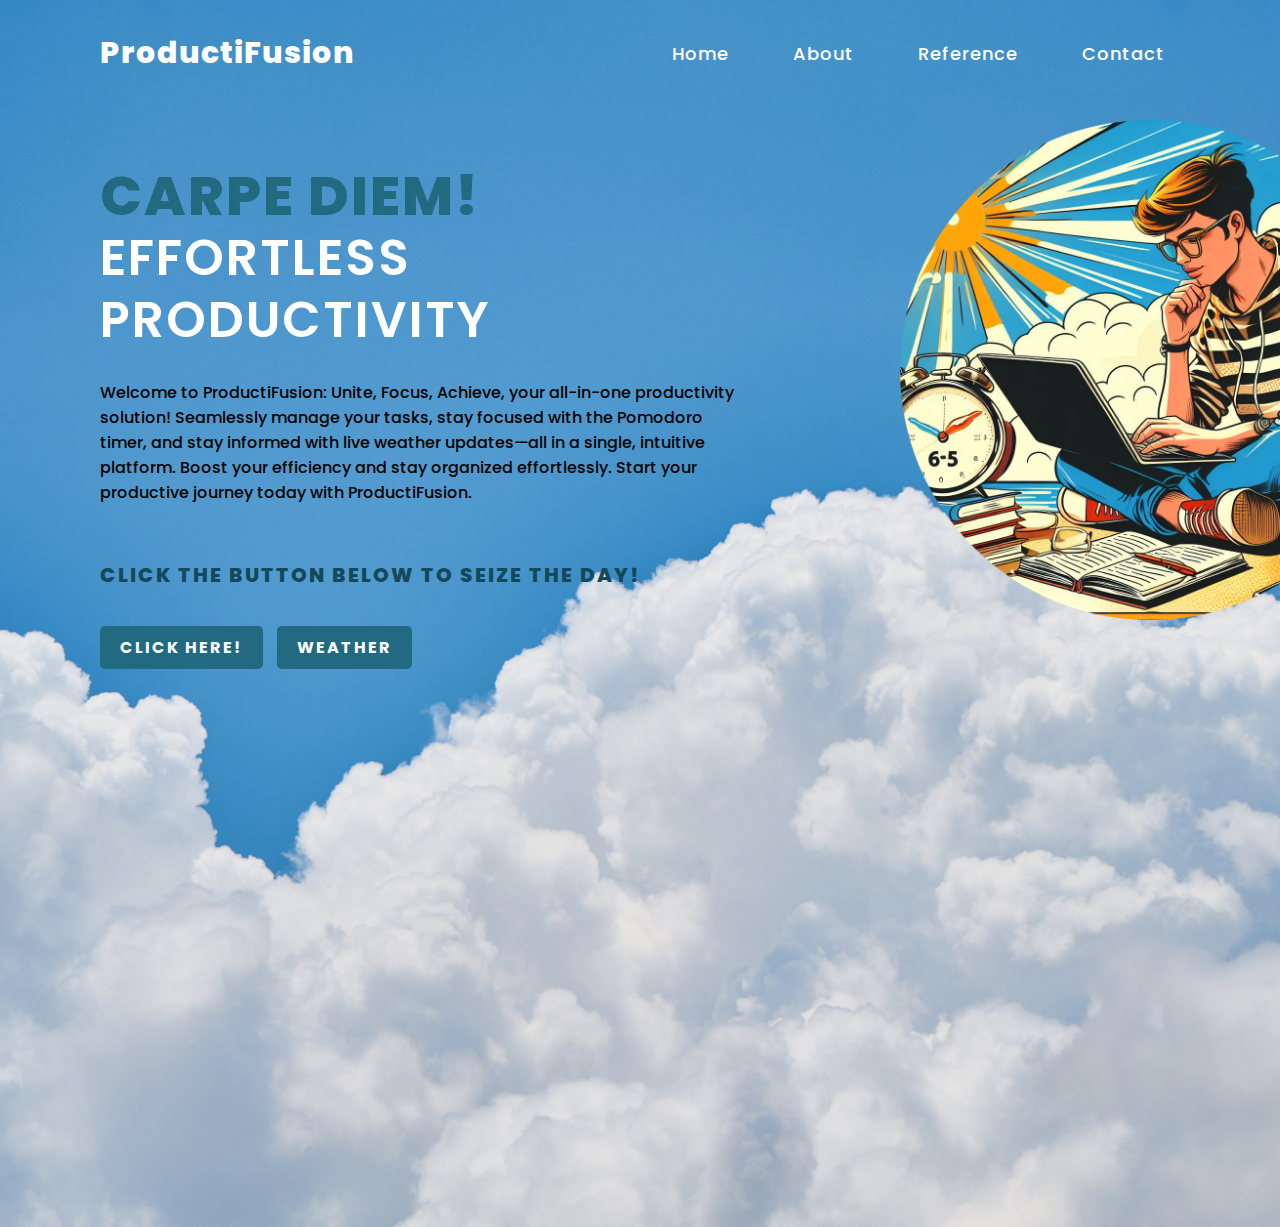
<file: index.html>
<!DOCTYPE html>
<html lang="en" dir="ltr">
  <head>
    <meta name="viewport" content="width=device-width, initial-scale=1.0">
    <title>ProductiFusion</title>
    <link rel="shortcut icon" href="favicon.png" type="image/x-icon">
    <link rel="stylesheet" href="style.css">
  </head>
  <body>

    <section>
      <!-- <input type="checkbox" id="check"> -->
      <header>
        </div>
        <h2><a href="#" class="logo">ProductiFusion</a></h2>
        <div class="navigation">
          <a href="index.html">Home</a>
          <a href="#">About</a>
          <a href="https://openweathermap.org/">Reference</a>
          <a href="#">Contact</a>
        </div>
        <!-- <label for="check">
        <i class="fas fa-bars menu-btn"></i>
        <i class="fas fa-times close-btn"></i>
        </label> -->
      </header>

      

      <div class="content">
        <div class="info">
          <h2>CARPE DIEM!<br><span>Effortless Productivity</span></h2>
          <p>Welcome to ProductiFusion: Unite, Focus, Achieve, your all-in-one productivity solution! Seamlessly manage your tasks, stay focused with the Pomodoro timer, and stay informed with live weather updates—all in a single, intuitive platform. Boost your efficiency and stay organized effortlessly. Start your productive journey today with ProductiFusion.</p>
          <h4>Click the button below to seize the day!</h4>
          <a href="main.html" class="info-btn" target="_blank">CLICK HERE!</a>
          <a href="https://wttr.in/" class="info-btn" target="_blank">Weather</a>
      </div>

      <img id = "right" src= "bg1.png"/>

      </div>
      <!-- <div class="media-icons">
        <a href="#"><i class="fab fa-facebook-f"></i></a>
        <a href="#"><i class="fab fa-twitter"></i></a>
        <a href="#"><i class="fab fa-instagram"></i></a>
      </div> -->
    </section>

  </body>
</html>
</file>
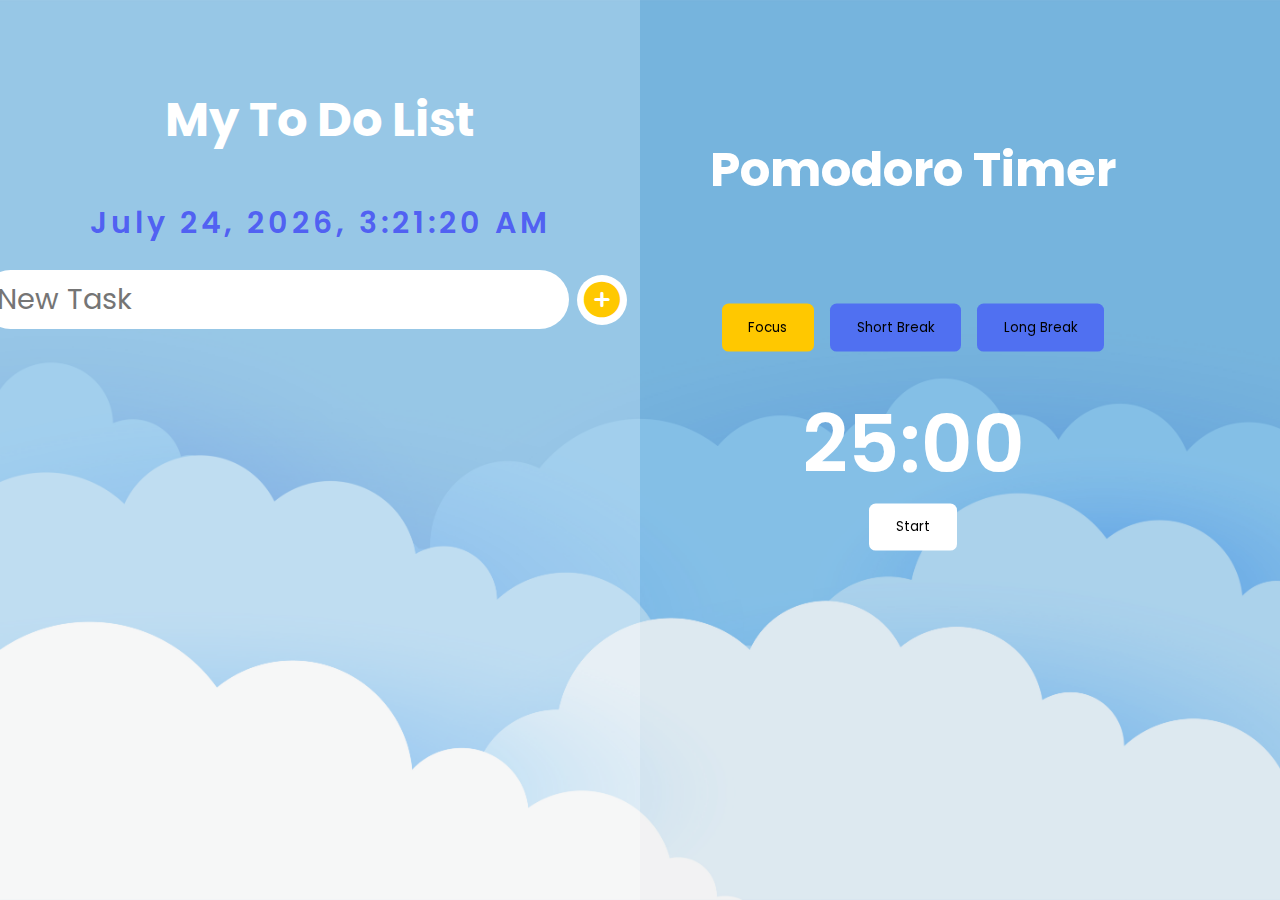
<file: main.html>
<!DOCTYPE html>
<html lang="en">
<head>
    <meta charset="UTF-8">
    <meta http-equiv="X-UA-Compatible" content="IE=edge">
    <meta name="viewport" content="width=device-width, initial-scale=1.0">
    <!-- Google Fonts -->
    <link rel="preconnect" href="https://fonts.googleapis.com">
    <link rel="preconnect" href="https://fonts.gstatic.com" crossorigin>
    <link href="https://fonts.googleapis.com/css2?family=Poppins&display=swap" rel="stylesheet">
    <!-- Font Awesome cdn css -->
    <link rel="stylesheet" href="https://cdnjs.cloudflare.com/ajax/libs/font-awesome/5.15.3/css/all.min.css" integrity="sha512-iBBXm8fW90+nuLcSKlbmrPcLa0OT92xO1BIsZ+ywDWZCvqsWgccV3gFoRBv0z+8dLJgyAHIhR35VZc2oM/gI1w==" crossorigin="anonymous" referrerpolicy="no-referrer" />
     <!-- Font Awesome Icons -->
     <link
     rel="stylesheet"
     href="https://cdnjs.cloudflare.com/ajax/libs/font-awesome/6.4.0/css/all.min.css"
   />
   <!-- Google Fonts -->
   <link
     href="https://fonts.googleapis.com/css2?family=Poppins:wght@400;600&display=swap"
     rel="stylesheet"
   />
   <link rel="shortcut icon" href="favicon1.png" type="image/x-icon">
    <link rel="stylesheet" href="./styles.css">
    <title>Productivity App</title>
</head>
<body>
    <div class="container">
       
       
       
        <div class="left-half">
            <header>
                <h1>My To Do List</h1>
            </header>
            <div class="tblock">
            <h2 id="dateTime"></h2>
         
            <form action="">
                <input type="text" class="todo-input" placeholder="New Task">
                <button class="todo-button" type="submit">
                    <i class="fas fa-plus-circle fa-lg"></i>
                </button>
                <div class="select">
                    <select name="todos" class="filter-todo">
                        <option value="all">All</option>
                        <option value="completed">Completed</option>
                        <option value="incomplete">Incomplete</option>
                    </select>
                </div>
            </form>
        </div>
            <div class="todo-container">
                <ul class="todo-list"></ul>
            </div>
        </div>


        <!-- second half -->
        <div class="right-half">
            
            <div class="container2">

                <header id="title">
                    <h1>Pomodoro Timer</h1>
                </header>
                <div class="section-container">
                  <button id="focus" class="btn btn-timer btn-focus">Focus</button>
                  <button id="shortbreak" class="btn btn-shortbreak">Short Break</button>
                  <button id="longbreak" class="btn btn-longbreak">Long Break</button>
                </div>
                <div class="time-btn-container">
                  <span id="time"></span>
                  <div class="btn-container">
                    <button id="btn-start" class="show">Start</button>
                    <button id="btn-pause" class="hide">Pause</button>
                    <button id="btn-reset" class="hide">
                      <i class="fa-solid fa-rotate-right"></i>
                    </button>
                  </div>
                </div>
              </div>
          
              <!-- Script -->
              <script src="script.js"></script>
        </div>
      </div>
      
</body>
</html>
</file>
<file: style.css>
@import url('https://fonts.googleapis.com/css2?family=Poppins:wght@200;300;400;500;600;700;800;900&display=swap');

*{
  margin: 0;
  padding: 0;
  box-sizing: border-box;
  font-family: "Poppins", sans-serif;
}

body{
  overflow-y: hidden;
}

section{
  position: relative;
  width: 100%;
  min-height: 100vh;
  display: flex;
  flex-direction: column;
  justify-content: flex-start;
  background: url(bg.jpg) no-repeat;
  background-size: cover;
  background-position: center;
}

header{
  position: relative;
  top: 0;
  width: 100%;
  padding: 30px 100px;
  display: flex;
  justify-content: space-between;
  align-items: center;
}

label{
  display: none;
}

header .logo{
  position: relative;
  color: white;
  font-size: 30px;
  text-decoration: none;
  text-transform: none;
  font-weight: 800;
  letter-spacing: 1px;
}

header .navigation a{
  color: white;
  font-size: 18px;
  text-decoration: none;
  font-weight: 500;
  letter-spacing: 1px;
  padding: 2px 15px;
  border-radius: 20px;
  transition: 0.3s;
  transition-property: background;
}

header .navigation a:not(:last-child){
  margin-right: 30px;
}

header .navigation a:hover{
  background: black;
}

.content{
  max-width: 650px;
  margin: 60px 100px;
}

.content .info h2{
  color: #226A80;
  font-size: 55px;
  text-transform: uppercase;
  font-weight: 800;
  letter-spacing: 2px;
  line-height: 60px;
  margin-bottom: 30px;
}

.content .info h4{
  color: #13495a;
  font-size: 20px;
  text-transform: uppercase;
  font-weight: 800;
  letter-spacing: 2px;
  line-height: 60px;
  margin-bottom: 30px;
}

.content .info h2 span{
  color: #fff;
  font-size: 50px;
  font-weight: 600;
}

.content .info p{
  font-size: 16px;
  font-weight: 500;
  margin-bottom: 40px;
}

.content .info-btn{
  color: #fff;
  background: #226A80;
  text-decoration: none;
  text-transform: uppercase;
  font-weight: 700;
  letter-spacing: 2px;
  padding: 10px 20px;
  border-radius: 5px;
  transition: 0.3s;
  transition-property: background;
  margin-right: 10px
}

.content .info-btn:hover{
  background: #0C4F60;
}


#right {  
  width: 500px;  
  height: 500px;  
  position: relative;
  left: 800px;
  bottom: 540px;
  } 

.media-icons{
  display: flex;
  justify-content: center;
  align-items: center;
  margin: auto;
}

.media-icons a{
  position: relative;
  color: #111;
  font-size: 25px;
  transition: 0.3s;
  transition-property: transform;
}

.media-icons a:not(:last-child){
  margin-right: 60px;
}

.media-icons a:hover{
  transform: scale(1.5);
}

#check{
  z-index: 3;
  display: none;
}

/* Responsive CSS */

@media (max-width: 960px){
  header .navigation{
    display: none;
  }

  label{
    display: block;
    font-size: 25px;
    cursor: pointer;
    transition: 0.3s;
    transition-property: color;
  }

  label:hover{
    color: #fff;
  }

  label .close-btn{
    display: none;
  }

  #check:checked ~ header .navigation{
    z-index: 2;
    position: fixed;
    top: 0;
    bottom: 0;
    left: 0;
    right: 0;
    background: rgba(114, 223, 255, 0.9);
    display: flex;
    flex-direction: column;
    justify-content: center;
    align-items: center;
  }

  #check:checked ~  header .navigation a{
    font-weight: 700;
    margin-right: 0;
    margin-bottom: 50px;
    letter-spacing: 2px;
  }

  #check:checked ~ header label .close-btn{
    z-index: 2;
    position: fixed;
    display: block;
  }

  #check:checked ~ header label .menu-btn{
    display: none;
  }

  label .menu-btn{
    position: absolute;
  }

  header .logo{
    position: absolute;
    bottom: -6px;
  }

  .content .info h2{
    font-size: 45px;
    line-height: 50px;
  }

  .content .info h2 span{
    font-size: 40px;
    font-weight: 600;
  }

  .content .info p{
    font-size: 14px;
  }
}

@media (max-width: 560px){
  .content .info h2{
    font-size: 35px;
    line-height: 40px;
  }

  .content .info h2 span{
    font-size: 30px;
    font-weight: 600;
  }

  .content .info p{
    font-size: 14px;
  }
}
</file>
<file: styles.css>
.container {
    display: flex;
    height: 100vh;
    width: 100vw;

  }
  
  .left-half
  {
    display: flex;
    flex-direction: column;
    width: 50%;
    padding: 20px;
  }
   .right-half {
    display: flex;
    flex-direction: column;
    width: 50%;
    padding: 20px;
    justify-content: center;
    align-items: center;


  }
 
  /* Style adjustments as needed */
  
  .left-half {
    background-color: #f0f0f084;
  }
  
  .right-half {
    background-color: #e0e0e05f;
  }

  * {
    margin: 0;
    padding: 0;
    box-sizing: border-box;
}

body {
    background-image: url('background.jpg');
    background-size: cover;
    background-repeat: no-repeat;
    background-position: center center;
    background-attachment: fixed;
    color: white;
    font-family: "Poppins", sans-serif;
    min-height: 100vh;
    
}

header {
    font-size: 1.5rem;
}

h2{
    position: absolute;
    /* top: 20%;
    left: 50%; */
    /* transform: translate(-50%, -50%); */
    color: #2824faa5;
    font-size: 30px;
    font-weight: 600;
    letter-spacing: 4px;
    align-self: center;
    display: flex;
    padding-bottom: 25px;
}

.tblock{
    display: flex;
    flex-direction: column;
    /* gap: 30px; */
    position: sticky;
}



header, 
form {
    min-height: 20vh;
    display: flex;
    justify-content: center;
    align-items: center;
    padding-bottom: 25px;
    padding-top: 44px;
}

form input, 
form button {
    padding: 0.5rem;
    padding-left: 1rem;
    font-size: 1.8rem;
    border: none;
    background: white;
    border-radius: 2rem;
}

form button {
    color: rgb(255, 200, 0);
    background: white;
    cursor: pointer;
    transition: all 0.3 ease;
    margin-left: 0.5rem;
    height: 50px;
    width: 50px;
    display: flex;
    justify-content: center;
    align-items: center;
}

form button:hover {
    color: white;
    background: rgb(255, 200, 0);
}

.fa-plus-circle {
    margin-top: 0.1rem;
    margin-left: -8px;
   
    
    
}

.todo-container {
    display: flex;
    justify-content: center;
    align-items: center;
}

.todo-list {
    min-width: 30%;
    list-style: none;
}

.todo {
    margin: 0.5rem;
    padding-left: 0.5rem;
    background: white;
    color: black;
    font-size: 1.5rem;
    display: flex;
    justify-content: space-between;
    align-items: center;
    transition: 0.5s;
    border-radius: 2rem;
}

.todo li {
    flex: 1;
}

.trash-btn, 
.complete-btn {
    color: white;
    border: none;
    padding: 1rem;
    cursor: pointer;
    font-size: 1.5rem;
}

.complete-btn {
    background: rgb(255, 200, 0);
}

.trash-btn {
    border-top-right-radius: 1.75rem;
    border-bottom-right-radius: 1.75rem;
    background: rgb(171, 171, 171);
}

.todo-item {
    padding: 0rem 0.5rem;
}

.fa-trash, 
.fa-check-circle {
    pointer-events: none;
}

.completed {
    text-decoration: line-through;
    opacity: 0.5;
}

.slide {
    transform: translateX(10rem);
    opacity: 0;
}

select {
    -webkit-appearance: none;
    -moz-appearance: none;
    appearance: none;
    outline: none;
    border: none;
}

.select {
    margin: 1rem;
    position: relative;
    overflow: hidden;
    border-radius: 50px;
}

select {
    color:rgb(255, 200, 0);
    width: 10rem;
    height: 3.2rem;
    cursor: pointer;
    padding: 1rem;
}

.select::after {
    content: "\25BC";
    position: absolute;
    background:rgb(255, 200, 0);
    top: 0;
    right: 0;
    padding: 1rem;
    pointer-events: none;
    transition: all 0.3s ease;
}

.select::hover::after {
    background: white;
    color: rgb(255, 200, 0);
}
@media all and (max-width:900px) {
    #dateTime{
        position: relative;
        left: 12%;
        transform: none;
        max-width: 70%;
    }
    header{
        min-height: 13vh;
    }
    form{
        min-height: 13vh;
    }
    input{
        width: 90%;
        margin-left: 0.5rem;
    }
    .select{
        width: 9rem;
    }
    form button{
        margin-left: 0.2rem;
    }
    h2{
        letter-spacing: none;
        font-weight: 500;
    }
}

* {
    padding: 0;
    margin: 0;
    box-sizing: border-box;
    font-family: "Poppins", sans-serif;
  }

  #title{
    transform: translate(0%, -30%);
  }
  .container2 {
    /* background-color: #1b1b1b; */
    /* width: min(90%, 500px); */
    position: absolute;
    position:fixed ;
    transform: translate(-10%, -30%);
    /* top: 50%;
    left: 50%; */
   /* width: 70%;
   height:80%; */
    padding: 4em 2em;
    border-radius: 0.5em;
    display: flex;
    justify-content: center;
    align-items: center;
    flex-direction: column;
  }
  button {
    border: none;
    outline: none;
    cursor: pointer;

  }
  .section-container {
    display: flex;
    gap: 1em;
    justify-content: center;
  }
  .btn {
    padding: 1em 2em;
    border-radius: 0.5em;
    background-color: #5070f1;
    color: #000000;
    height: 3rem;
  }
  .btn-focus {
    background-color: rgb(255, 200, 0);
    color: #000000;
    height: 3rem;
  }
  .time-btn-container {
    display: flex;
    flex-direction: column;
    margin-top: 2em;
    height: 100px;
  }
  #time {
    text-align: center;
    color: #ffffff;
    font-size: 5em;
    font-weight: 600;
  }
  .btn-container {
    display: flex;
    justify-content: center;
    gap: 2em;
  }
  #btn-start,
  #btn-pause {
    padding: 1em 2em;
    border-radius: 0.5em;
    cursor: pointer;
    background-color: #ffffff;
  }
  #btn-reset {
    background-color: transparent;
    border: none;
    outline: none;
    color: #ffffff;
    font-size: 2em;
  }
  .hide {
    display: none;
  }
  .show {
    display: block;
  }
</file>
